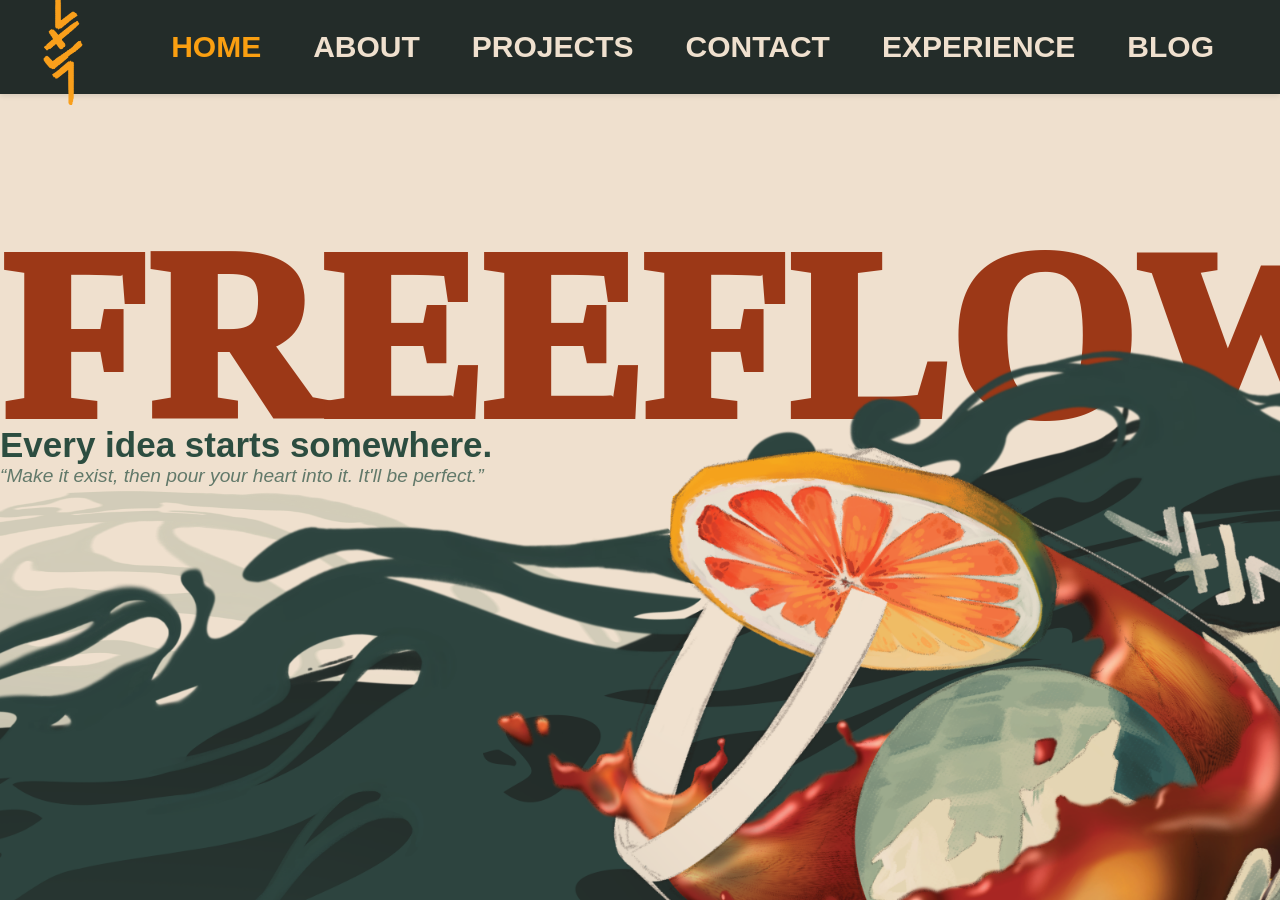
<file: index.html>
<!DOCTYPE html>
<html lang="en">

<head>
  <meta charset="UTF-8" />
  <meta name="viewport" content="width=device-width, initial-scale=1.0" />
  <title>Homepage</title>

  <link rel="stylesheet" href="assets/css/design.css" />
  <link rel="stylesheet" href="assets/css/design-homepage.css" />
</head>

<body>
  <nav class="custom-nav">
    <ul class="custom-nav-list">
      <li class="logo">
        <img src="assets/images/LXVI - logo.png" alt="LXVI Logo" />
      </li>
      <div class="nav-links">
        <li><a href="index.html" class="current">HOME</a></li>
        <li><a href="about.html">ABOUT</a></li>
        <li><a href="projects.html">PROJECTS</a></li>
        <li><a href="contact.html">CONTACT</a></li>
        <li><a href="experience.html">EXPERIENCE</a></li>
        <li><a href="blog.html">BLOG</a></li>
      </div>
    </ul>
  </nav>
  <div class="homepage">
    <div class="statement">
      <h1>FREEFLOW</h1>
      <h2>Every idea starts somewhere.</h2>
      <h3>“Make it exist, then pour your heart into it. It'll be perfect.”</h3>
    </div>
    <div>
      <img src="assets/images/LXVI - bloodorangespill - back.png" alt="Blood Orange Wine Artwork" class="back" />
      <img src="assets/images/LXVI - bloodorangespill.png" alt="Blood Orange Wine Artwork" class="front" />
    </div>
  </div>
</body>

</html>
</file>
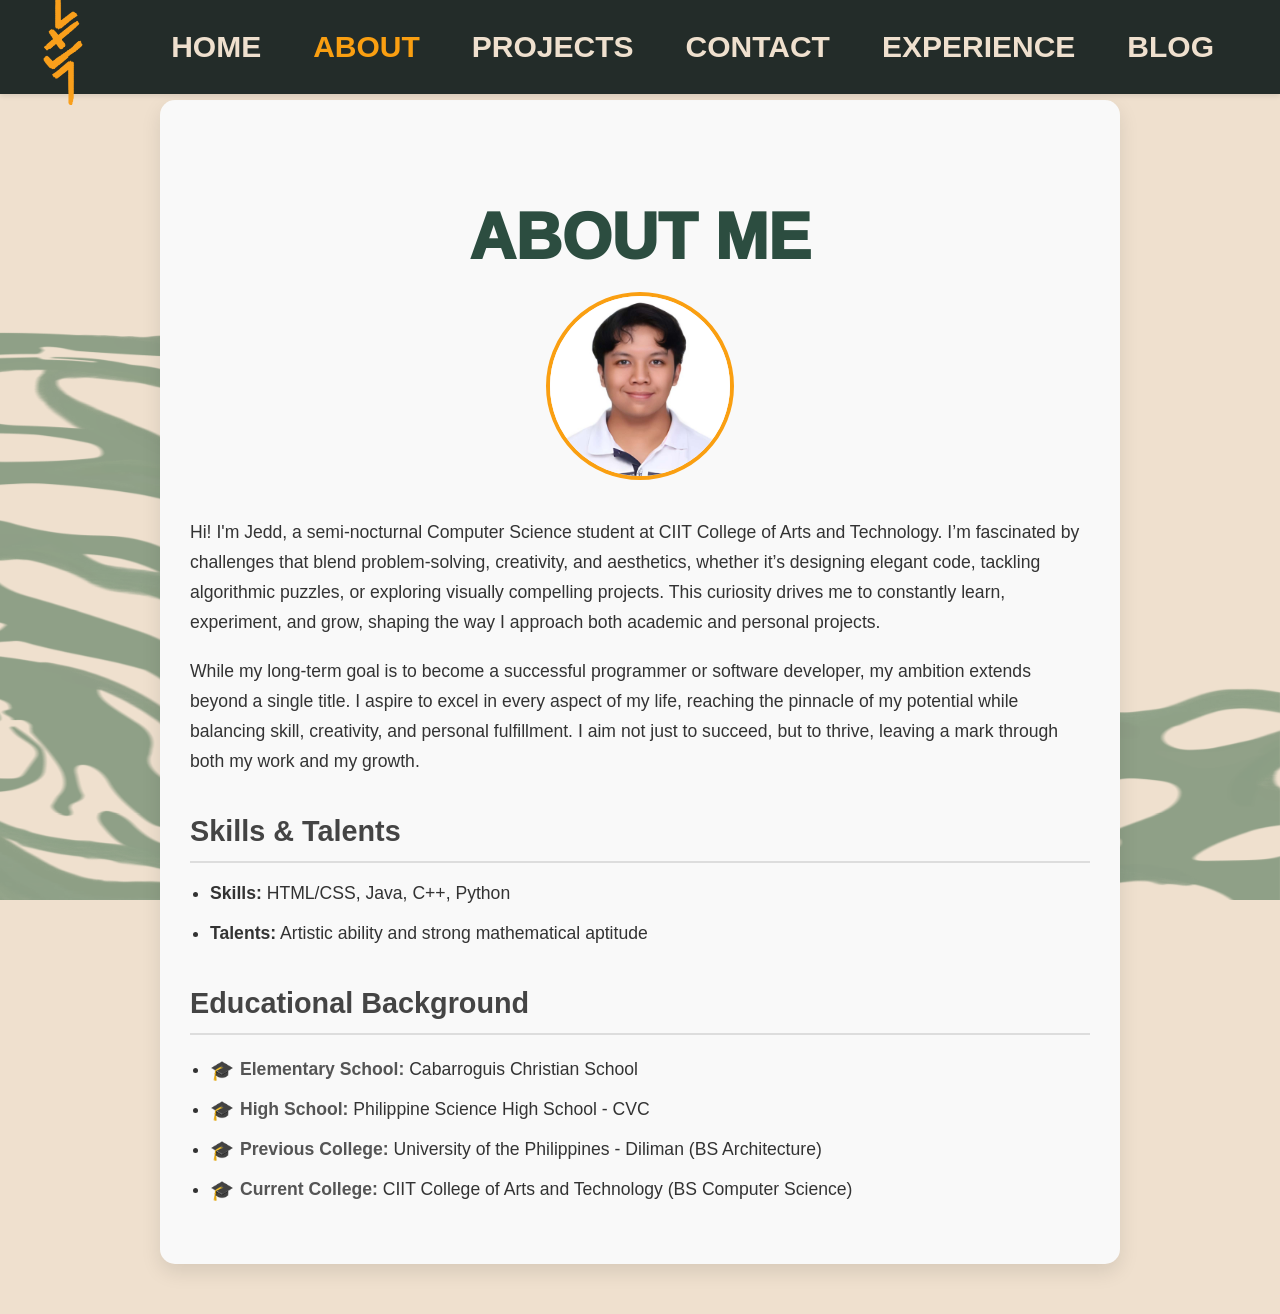
<file: about.html>
<!DOCTYPE html>
<html lang="en">

<head>
  <meta charset="UTF-8" />
  <meta name="viewport" content="width=device-width, initial-scale=1.0" />
  <title>Homepage</title>

  <link rel="stylesheet" href="assets/css/design.css" />
  <link rel="stylesheet" href="assets/css/design-about.css" />
</head>

<body>
  <nav class="custom-nav">
    <ul class="custom-nav-list">
      <li class="logo">
        <img src="assets/images/LXVI - logo.png" alt="LXVI Logo" />
      </li>
      <div class="nav-links">
        <li><a href="index.html">HOME</a></li>
        <li><a href="about.html" class="current">ABOUT</a></li>
        <li><a href="projects.html">PROJECTS</a></li>
        <li><a href="contact.html">CONTACT</a></li>
        <li><a href="experience.html">EXPERIENCE</a></li>
        <li><a href="blog.html">BLOG</a></li>
      </div>
    </ul>
  </nav>
  <div class="about-me">
    <h1>ABOUT ME</h1>

    <div class="profile-container">
      <img src="assets/images/austria-IDpic.jpg" alt="Jedd's Profile Picture" class="profile-pic">
    </div>

    <p>
      Hi! I'm Jedd, a semi-nocturnal Computer Science student at CIIT College of Arts and Technology. I’m fascinated by
      challenges that blend problem-solving, creativity, and aesthetics, whether it’s designing elegant code, tackling
      algorithmic puzzles, or exploring visually compelling projects. This curiosity drives me to constantly learn,
      experiment, and grow, shaping the way I approach both academic and personal projects.
    </p>
    <p>
      While my long-term goal is to become a successful programmer or software developer, my ambition extends beyond a
      single title. I aspire to excel in every aspect of my life, reaching the pinnacle of my potential while balancing
      skill, creativity, and personal fulfillment. I aim not just to succeed, but to thrive, leaving a mark through both
      my work and my growth.
    </p>

    <h2>Skills & Talents</h2>
    <ul>
      <li><strong>Skills:</strong> HTML/CSS, Java, C++, Python</li>
      <li><strong>Talents:</strong> Artistic ability and strong mathematical aptitude</li>
    </ul>

    <h2>Educational Background</h2>
    <ul class="edu">
      <li><span class="edu-att">Elementary School:</span> Cabarroguis Christian School</li>
      <li><span class="edu-att">High School:</span> Philippine Science High School - CVC</li>
      <li><span class="edu-att">Previous College:</span> University of the Philippines - Diliman (BS Architecture)</li>
      <li><span class="edu-att">Current College:</span> CIIT College of Arts and Technology (BS Computer Science)</li>
    </ul>
  </div>
  <img src="assets/images/LXVI - bloodorangespill - back.png" alt="Blood Orange Wine Artwork" class="back" />
</body>

</html>
</file>
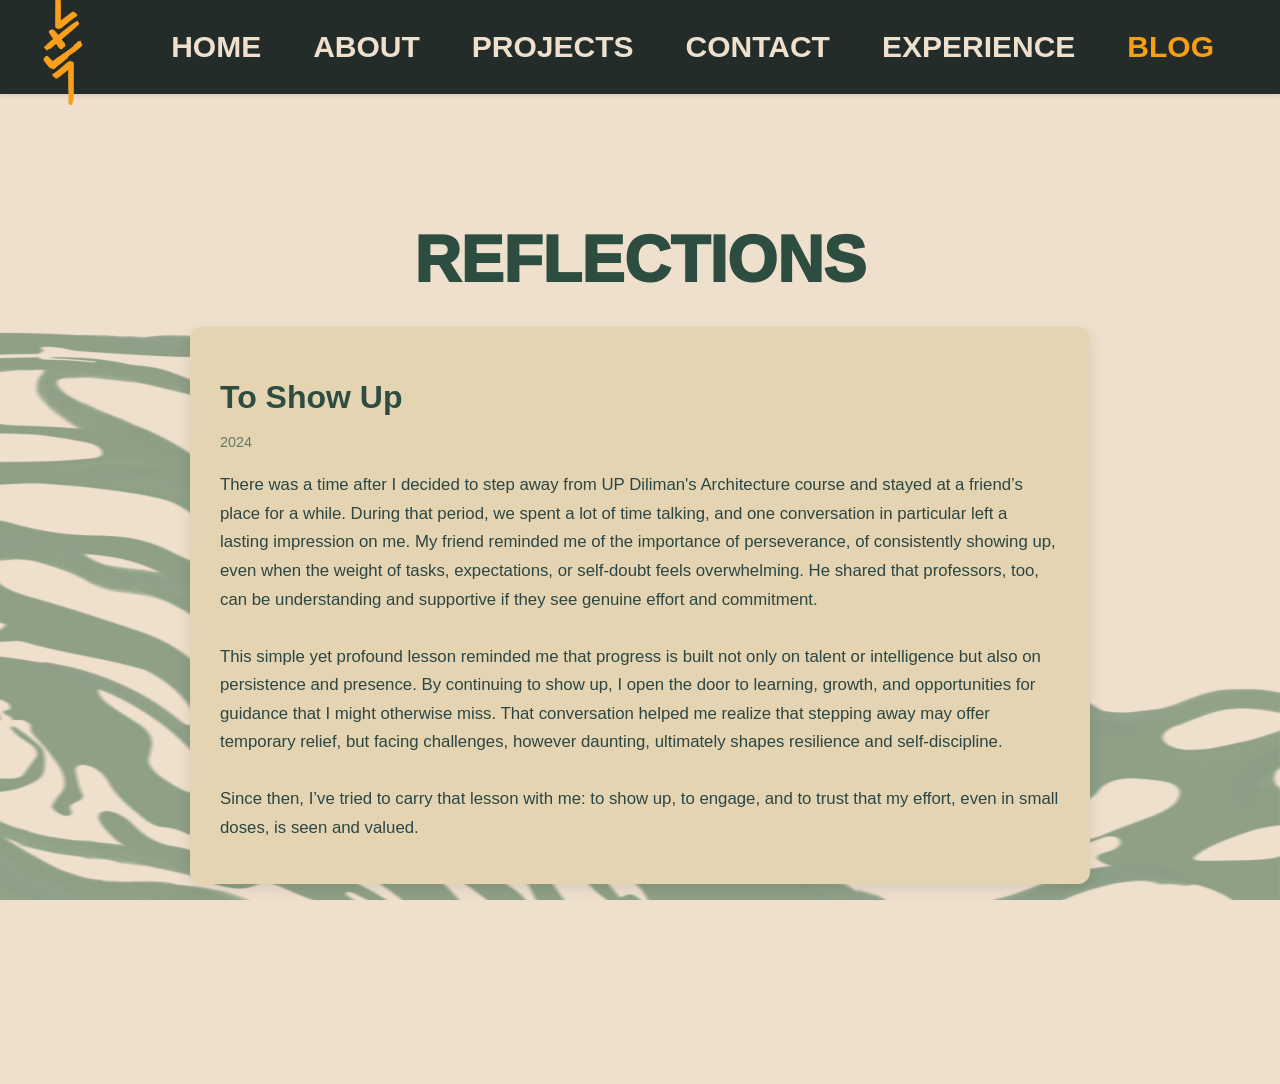
<file: blog.html>
<!DOCTYPE html>
<html lang="en">

<head>
  <meta charset="UTF-8" />
  <meta name="viewport" content="width=device-width, initial-scale=1.0" />
  <title>Homepage</title>

  <link rel="stylesheet" href="assets/css/design.css" />
  <link rel="stylesheet" href="assets/css/design-blog.css" />
</head>

<body>
  <nav class="custom-nav">
    <ul class="custom-nav-list">
      <li class="logo">
        <img src="assets/images/LXVI - logo.png" alt="LXVI Logo" />
      </li>
      <div class="nav-links">
        <li><a href="index.html">HOME</a></li>
        <li><a href="about.html">ABOUT</a></li>
        <li><a href="projects.html">PROJECTS</a></li>
        <li><a href="contact.html">CONTACT</a></li>
        <li><a href="experience.html">EXPERIENCE</a></li>
        <li><a href="blog.html" class="current">BLOG</a></li>
      </div>
    </ul>
  </nav>
  <section class="blog-container">
    <h1>REFLECTIONS</h1>

    <div class="blog-post">
      <h2>To Show Up</h2>
      <p class="date">2024</p>
      <p>
        There was a time after I decided to step away from UP Diliman's Architecture course and stayed at a friend’s
        place for a while. During that period, we spent a lot of time talking, and one conversation in particular left a
        lasting impression on me. My friend reminded me of the importance of perseverance, of consistently showing up,
        even when the weight of tasks, expectations, or self-doubt feels overwhelming. He shared that professors, too,
        can be understanding and supportive if they see genuine effort and commitment. </br></br>

        This simple yet profound lesson reminded me that progress is built not only on talent or intelligence but also
        on persistence and presence. By continuing to show up, I open the door to learning, growth, and opportunities
        for guidance that I might otherwise miss. That conversation helped me realize that stepping away may offer
        temporary relief, but facing challenges, however daunting, ultimately shapes resilience and self-discipline.
        </br></br>

        Since then, I’ve tried to carry that lesson with me: to show up, to engage, and to trust that my effort, even in
        small doses, is seen and valued.
      </p>
    </div>
  </section>
  <img src="assets/images/LXVI - bloodorangespill - back.png" alt="Blood Orange Wine Artwork" class="back" />
</body>

</html>
</file>
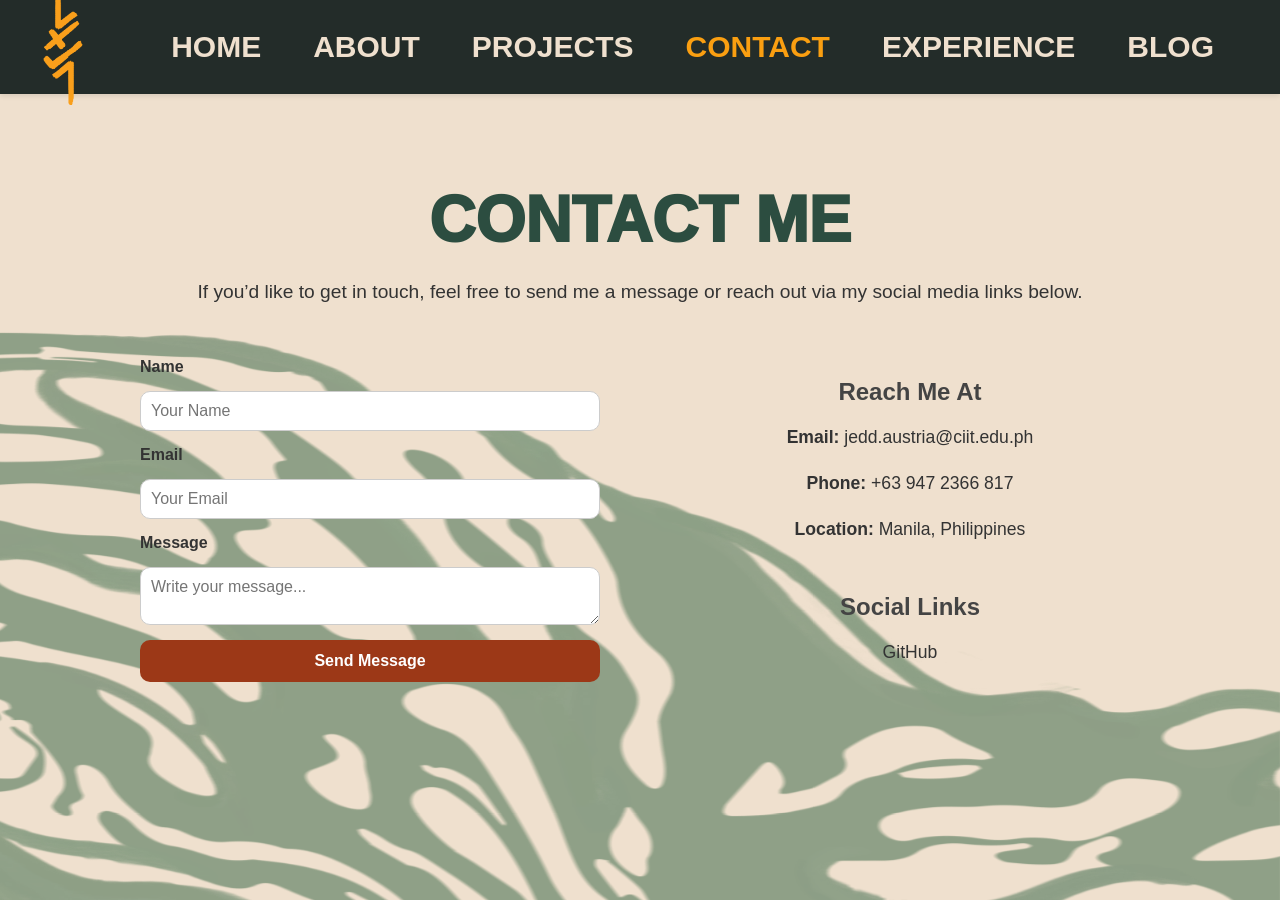
<file: contact.html>
<!DOCTYPE html>
<html lang="en">

<head>
  <meta charset="UTF-8" />
  <meta name="viewport" content="width=device-width, initial-scale=1.0" />
  <title>Homepage</title>

  <link rel="stylesheet" href="assets/css/design.css" />
  <link rel="stylesheet" href="assets/css/design-contact.css" />
</head>

<body>
  <nav class="custom-nav">
    <ul class="custom-nav-list">
      <li class="logo">
        <img src="assets/images/LXVI - logo.png" alt="LXVI Logo" />
      </li>
      <div class="nav-links">
        <li><a href="index.html">HOME</a></li>
        <li><a href="about.html">ABOUT</a></li>
        <li><a href="projects.html">PROJECTS</a></li>
        <li><a href="contact.html" class="current">CONTACT</a></li>
        <li><a href="experience.html">EXPERIENCE</a></li>
        <li><a href="blog.html">BLOG</a></li>
      </div>
    </ul>
  </nav>
  <div class="contact-page">
    <h1>CONTACT ME</h1>
    <p>If you’d like to get in touch, feel free to send me a message or reach out via my social media links below.</p>

    <div class="contact-container">
      <form class="contact-form">
        <label for="name">Name</label>
        <input type="text" id="name" name="name" placeholder="Your Name" required>

        <label for="email">Email</label>
        <input type="email" id="email" name="email" placeholder="Your Email" required>

        <label for="message">Message</label>
        <textarea id="message" name="message" placeholder="Write your message..." required></textarea>

        <button type="submit">Send Message</button>
      </form>

      <div class="contact-info">
        <h2>Reach Me At</h2>
        <p><strong>Email:</strong> jedd.austria@ciit.edu.ph</p>
        <p><strong>Phone:</strong> +63 947 2366 817</p>
        <p><strong>Location:</strong> Manila, Philippines</p>

        <h2 style="margin-top: 50px;">Social Links</h2>
        <p>
          <a href="https://github.com/jeddrenzo">GitHub</a>
        </p>
      </div>
    </div>
  </div>

  <img src="assets/images/LXVI - bloodorangespill - back.png" alt="Blood Orange Wine Artwork" class="back" />
</body>

</html>
</file>
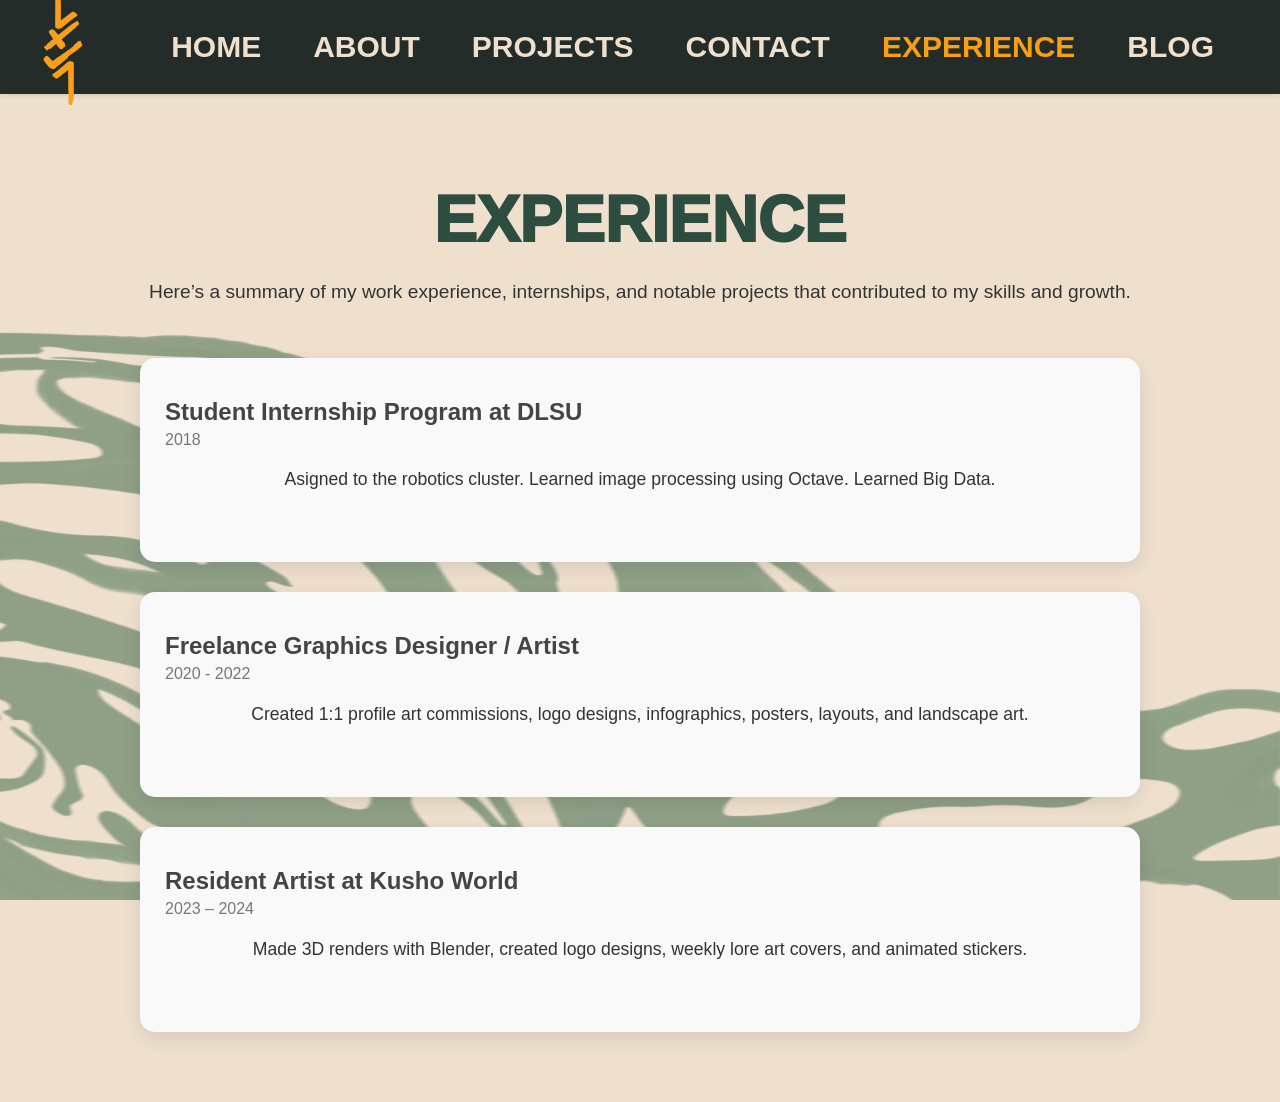
<file: experience.html>
<!DOCTYPE html>
<html lang="en">

<head>
  <meta charset="UTF-8" />
  <meta name="viewport" content="width=device-width, initial-scale=1.0" />
  <title>Homepage</title>

  <link rel="stylesheet" href="assets/css/design.css" />
  <link rel="stylesheet" href="assets/css/design-experience.css" />
</head>

<body>
  <nav class="custom-nav">
    <ul class="custom-nav-list">
      <li class="logo">
        <img src="assets/images/LXVI - logo.png" alt="LXVI Logo" />
      </li>
      <div class="nav-links">
        <li><a href="index.html">HOME</a></li>
        <li><a href="about.html">ABOUT</a></li>
        <li><a href="projects.html">PROJECTS</a></li>
        <li><a href="contact.html">CONTACT</a></li>
        <li><a href="experience.html" class="current">EXPERIENCE</a></li>
        <li><a href="blog.html">BLOG</a></li>
      </div>
    </ul>
  </nav>
  <div class="experience-page">
    <h1>EXPERIENCE</h1>
    <p>Here’s a summary of my work experience, internships, and notable projects that contributed to my skills and
      growth.</p>

    <div class="experience-timeline">
      <div class="experience-item">
        <h2>Student Internship Program at DLSU</h2>
        <span class="exp-duration">2018</span>
        <p>Asigned to the robotics cluster. Learned image processing using Octave. Learned Big Data.</p>
      </div>

      <div class="experience-item">
        <h2>Freelance Graphics Designer / Artist</h2>
        <span class="exp-duration">2020 - 2022</span>
        <p>Created 1:1 profile art commissions, logo designs, infographics, posters, layouts, and landscape art.</p>
      </div>

      <div class="experience-item">
        <h2>Resident Artist at Kusho World</h2>
        <span class="exp-duration">2023 – 2024</span>
        <p>Made 3D renders with Blender, created logo designs, weekly lore art covers, and animated stickers.</p>
      </div>
    </div>
  </div>
  <img src="assets/images/LXVI - bloodorangespill - back.png" alt="Blood Orange Wine Artwork" class="back" />
</body>

</html>
</file>
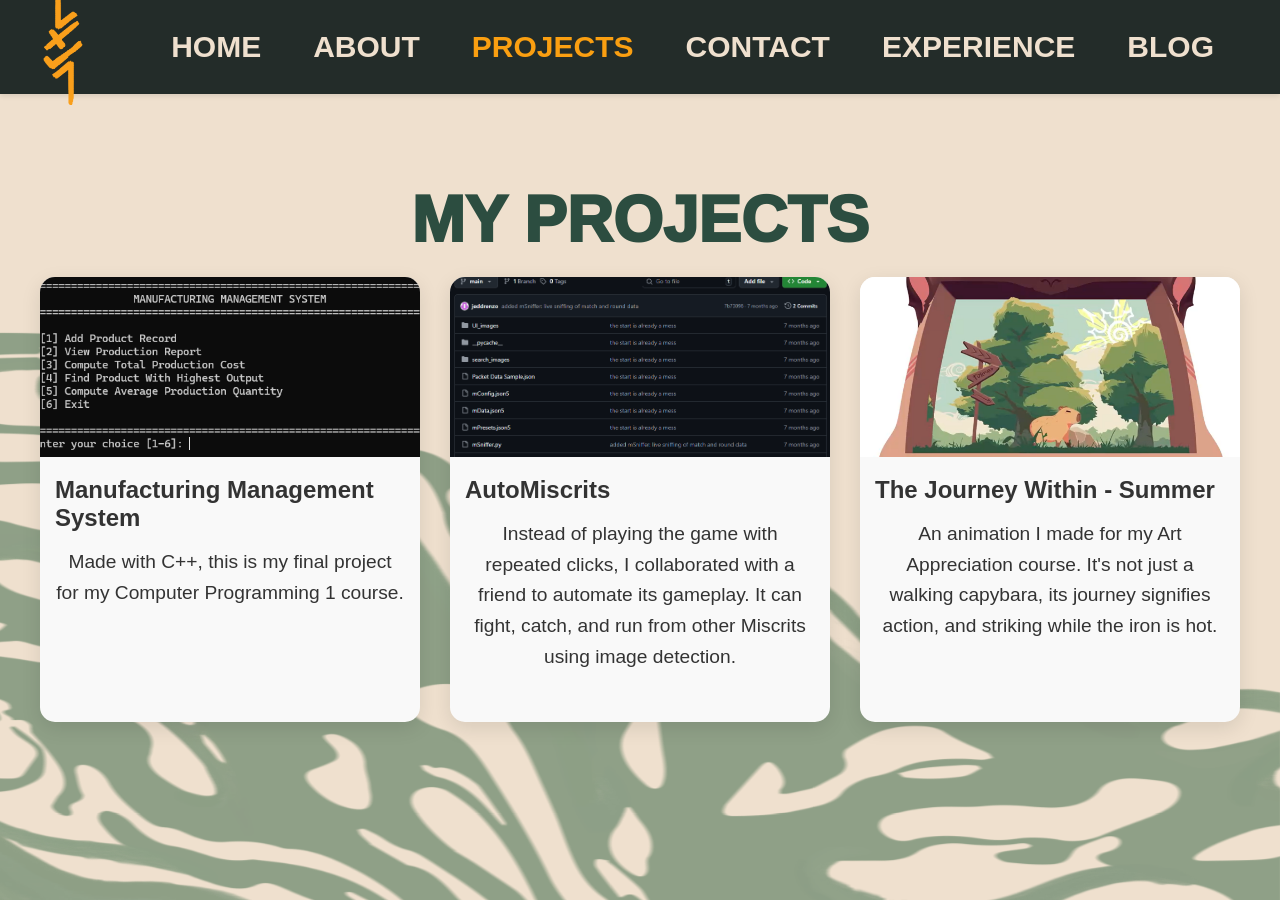
<file: projects.html>
<!DOCTYPE html>
<html lang="en">

<head>
  <meta charset="UTF-8" />
  <meta name="viewport" content="width=device-width, initial-scale=1.0" />
  <title>Homepage</title>

  <link rel="stylesheet" href="assets/css/design.css" />
  <link rel="stylesheet" href="assets/css/design-projects.css" />
</head>

<body>
  <nav class="custom-nav">
    <ul class="custom-nav-list">
      <li class="logo">
        <img src="assets/images/LXVI - logo.png" alt="LXVI Logo" />
      </li>
      <div class="nav-links">
        <li><a href="index.html">HOME</a></li>
        <li><a href="about.html">ABOUT</a></li>
        <li><a href="projects.html" class="current">PROJECTS</a></li>
        <li><a href="contact.html">CONTACT</a></li>
        <li><a href="experience.html">EXPERIENCE</a></li>
        <li><a href="blog.html">BLOG</a></li>
      </div>
    </ul>
  </nav>
  <div class="projects-page">
    <h1>MY PROJECTS</h1>

    <div class="projects-grid">
      <div class="project-card">
        <img src="assets/images/projects-MMS.png" alt="MMS Screenshot" class="project-img">
        <h2 class="project-title">Manufacturing Management System</h2>
        <p class="project-desc">Made with C++, this is my final project for my Computer Programming 1 course.</p>
      </div>
      <div class="project-card">
        <img src="assets/images/projects-autoMiscrits.png" alt="AutoMiscrits" class="project-img">
        <h2 class="project-title">AutoMiscrits</h2>
        <p class="project-desc">Instead of playing the game with repeated clicks, I collaborated with a friend to
          automate its gameplay. It can fight, catch, and run from other Miscrits using image detection.</p>
      </div>
      <div class="project-card">
        <img src="assets/images/projects-capyWalking.png" alt="The Journey Within - Summer" class="project-img">
        <h2 class="project-title">The Journey Within - Summer</h2>
        <p class="project-desc">An animation I made for my Art Appreciation course. It's not just a walking capybara,
          its journey signifies action, and striking while the iron is hot.</p>
      </div>
    </div>
  </div>
  <img src="assets/images/LXVI - bloodorangespill - back.png" alt="Blood Orange Wine Artwork" class="back" />
</body>

</html>
</file>
<file: assets/css/design.css>
* {
    font-family: "Segoe UI", Tahoma, Geneva, Verdana, sans-serif;
}

body {
    margin: 0;
    font-family: 'Segoe UI', Tahoma, Geneva, Verdana, sans-serif;
    background-color: #efe0ce;
}

.custom-nav {
    position: fixed;
    top: 0;
    width: 100%;
    z-index: 100;
    background: #232c29;
    box-shadow: 0 2px 5px rgba(0, 0, 0, 0.1);
    font-family: "Segoe UI", Tahoma, Geneva, Verdana, sans-serif;
}

.custom-nav-list {
    display: flex;
    justify-content: space-between;
    align-items: center;
    gap: 20px;
    padding: 5px 50px;
    margin: 0;
    box-sizing: border-box;
}

.custom-nav-list li {
    display: inline;
}

.custom-nav-list li img {
    height: 80px;
    width: auto;
    scale: 150%;
    margin: 0;
}

.custom-nav .nav-links {
    display: flex;
    gap: 20px;
}

.custom-nav-list li a {
    display: block;
    color: #efe0ce;
    text-align: center;
    padding: 8px 16px;
    text-decoration: none;
    font-weight: 700;
    transition: 0.3s;
}

.custom-nav-list li a:hover,
.custom-nav-list li a.current {
    color: #fa9f11;
}


h1 {
    position: relative;
    font-size: 100px;
    font-weight: 1000;
}

h2 {
    position: relative;
    font-size: 25px;
    font-weight: 750;
}

h3 {
    position: relative;
    font-size: 75px;
    font-weight: 500;
    color: #efe0ce;
}

a {
    color: #7b907a;
    text-decoration: none;
    font-size: 30px;
}

a.current {
    color: #b5c375;
}

p {
    font-size: 30px;
}

.back {
    position: fixed;
    bottom: 0;
    left: 0;
    width: 100%;
    height: 100%;
    object-fit: cover;
    z-index: -1;
}
</file>
<file: assets/css/design-homepage.css>
.homepage {
  position: relative;
  height: 100vh;
  width: 100%;
  overflow: hidden;
  display: flex;
  flex-direction: column;
  justify-content: flex-start;
}

.statement {
  position: relative;
  height: 50%;
  display: flex;
  flex-direction: column;
  justify-content: flex-start;
  align-items: flex-start;
  text-align: left;
  z-index: 2;
  margin: 0 auto;
  width: fit-content;
  z-index: 1;
}

.statement h1 {
  color: #9c3817;
  text-align: center;
  font-size: 15rem;
  font-family: fantasy;
  margin-top: 200px;
  margin-bottom: 20px;
}

.statement h2 {
  color: #2c4d40;
  text-align: center;
  top: -100px;
  font-size: 35px;
  margin-bottom: 0px;
}

.statement h3 {
  font-size: 1.2rem;
  font-style: italic;
  color: #62796a;
  text-align: center;
  margin-top: -100px;

}

img.front {
  position: absolute;
  bottom: 0;
  left: 0;
  width: 100%;
  height: 100%;
  object-fit: cover;
  display: block;
  z-index: 2;
  transition: transform 2s ease;
}

img.front:hover {
  transform: translateY(50px);
}

img.back {
  position: fixed;
  bottom: -5%;
  left: 0;
  width: 100%;
  height: auto;
  object-fit: cover;
  display: block;
  margin: 0;
  opacity: 0.3;
  z-index: -1;
}
</file>
<file: assets/css/design-about.css>
.about-me {
    max-width: 900px;
    margin: 100px auto 50px;
    padding: 40px 30px;
    background-color: #f9f9f9;
    border-radius: 15px;
    box-shadow: 0 8px 20px rgba(0, 0, 0, 0.1);
    font-family: 'Segoe UI', Tahoma, Geneva, Verdana, sans-serif;
    color: #333;
    line-height: 1.7;
}

.about-me h1 {
    color: #2c4d40;
    font-size: 4rem;
    font-weight: 1000;
    margin-bottom: 0px;
    text-align: center;
}

.about-me h2 {
    font-size: 1.8rem;
    margin-top: 30px;
    margin-bottom: 15px;
    color: #444;
    border-bottom: 2px solid #ddd;
    padding-bottom: 5px;
}

.about-me p {
    font-size: 1.1rem;
    margin-bottom: 20px;
}

.profile-container {
    text-align: center;
    margin-bottom: 30px;
}

.profile-pic {
    width: 180px;
    height: 180px;
    object-fit: cover;
    border-radius: 50%;
    border: 4px solid #fa9f11;
}

.about-me ul {
    list-style-type: disc;
    padding-left: 20px;
    margin-bottom: 20px;
}

.about-me ul li {
    margin-bottom: 10px;
    font-size: 1.1rem;
}

.edu {
    list-style: none;
    padding: 0;
    margin: 20px 0;
}

.edu li {
    position: relative;
    padding-left: 30px;
    margin-bottom: 18px;
    font-size: 1.1rem;
    color: #333;
}

.edu li::before {
    content: "🎓";
    position: absolute;
    left: 0;
    top: 0;
    font-size: 1.2rem;
}

.edu .edu-att {
    font-weight: 600;
    color: #555;
}
</file>
<file: assets/css/design-blog.css>
.blog-container {
    width: 80%;
    max-width: 900px;
    margin: 150px auto;
    padding: 20px;
}

.blog-container h1 {
    color: #2c4d40;
    font-size: 4rem;
    font-weight: 1000;
    margin-bottom: 30px;
    text-align: center;
}

.blog-post {
    background-color: #e4d4b2;
    padding: 25px 30px;
    margin-bottom: 30px;
    border-radius: 12px;
    box-shadow: 0 4px 15px rgba(0, 0, 0, 0.1);
}

.blog-post h2 {
    font-size: 2rem;
    color: #2c4d40;
    margin-bottom: 5px;
}

.blog-post .date {
    font-size: 0.9rem;
    color: #62796a;
    margin-bottom: 15px;
}

.blog-post p {
    font-size: 1.05rem;
    line-height: 1.7;
    color: #2c4644;
}
</file>
<file: assets/css/design-contact.css>
.contact-page {
    max-width: 1000px;
    margin: 120px auto 50px;
    padding: 20px 30px;
    font-family: 'Segoe UI', Tahoma, Geneva, Verdana, sans-serif;
    color: #333;
}

.contact-page h1 {
    text-align: center;
    margin-bottom: 20px;
    color: #2c4d40;
    font-size: 4rem;
    font-weight: 1000;
}

.contact-page p {
    text-align: center;
    font-size: 1.2rem;
    margin-bottom: 50px;
    line-height: 1.6;
}

.contact-container {
    display: flex;
    flex-direction: column;
    gap: 40px;
}

.contact-form {
    display: flex;
    flex-direction: column;
    gap: 15px;
}

.contact-form label {
    font-weight: 600;
}

.contact-form input,
.contact-form textarea {
    padding: 10px;
    border-radius: 10px;
    border: 1px solid #ccc;
    font-size: 1rem;
    resize: vertical;
}

.contact-form button {
    padding: 12px;
    border-radius: 10px;
    border: none;
    background-color: #9c3817;
    color: #fff;
    font-weight: 700;
    font-size: 1rem;
    cursor: pointer;
    transition: background-color 0.3s, transform 0.3s;
}

.contact-form button:hover {
    background-color: #e88a00;
    transform: scale(1.05);
}

.contact-info h2 {
    font-size: 1.5rem;
    text-align: center;
    margin-bottom: 10px;
    color: #444;
}

.contact-info p,
.contact-info a {
    font-size: 1.1rem;
    margin-bottom: 10px;
    text-decoration: none;
    color: #333;
}

.contact-info a:hover {
    color: #fa9f11;
}

@media screen and (min-width: 900px) {
    .contact-container {
        flex-direction: row;
        justify-content: space-between;
    }

    .contact-form,
    .contact-info {
        flex: 1;
    }

    .contact-form {
        margin-right: 40px;
    }
}
</file>
<file: assets/css/design-experience.css>
.experience-page {
    max-width: 1000px;
    margin: 120px auto 50px;
    padding: 20px 30px;
    font-family: 'Segoe UI', Tahoma, Geneva, Verdana, sans-serif;
    color: #333;
}

.experience-page h1 {
    color: #2c4d40;
    font-size: 4rem;
    font-weight: 1000;
    text-align: center;
    margin-bottom: 20px;
}

.experience-page p {
    text-align: center;
    font-size: 1.2rem;
    margin-bottom: 50px;
    line-height: 1.6;
}

.experience-timeline {
    display: flex;
    flex-direction: column;
    gap: 30px;
}

.experience-item {
    background-color: #f9f9f9;
    border-radius: 15px;
    padding: 20px 25px;
    box-shadow: 0 6px 20px rgba(0, 0, 0, 0.1);
    transition: transform 0.3s, box-shadow 0.3s;
}

.experience-item:hover {
    transform: translateY(-5px);
    box-shadow: 0 10px 25px rgba(0, 0, 0, 0.15);
}

.experience-item h2 {
    font-size: 1.5rem;
    margin-bottom: 5px;
    color: #444;
}

.exp-duration {
    font-size: 1rem;
    color: #777;
    margin-bottom: 10px;
    display: block;
}

.experience-item p {
    font-size: 1.1rem;
    line-height: 1.5;
}
</file>
<file: assets/css/design-projects.css>
.projects-page {
    max-width: 1200px;
    margin: 120px auto 50px;
    padding: 20px 30px;
    font-family: 'Segoe UI', Tahoma, Geneva, Verdana, sans-serif;
    color: #333;
}

.projects-page h1 {
    color: #2c4d40;
    font-size: 4rem;
    font-weight: 1000;
    text-align: center;
    margin-bottom: 20px;
}

.projects-page p {
    text-align: center;
    font-size: 1.2rem;
    margin-bottom: 50px;
    line-height: 1.6;
}

.projects-grid {
    display: grid;
    grid-template-columns: repeat(auto-fit, minmax(280px, 1fr));
    gap: 30px;
}

.project-card {
    background-color: #f9f9f9;
    border-radius: 15px;
    overflow: hidden;
    box-shadow: 0 6px 20px rgba(0, 0, 0, 0.1);
    transition: transform 0.3s, box-shadow 0.3s;
}

.project-card:hover {
    transform: translateY(-5px);
    box-shadow: 0 10px 25px rgba(0, 0, 0, 0.15);
}

.project-img {
    width: 100%;
    height: 180px;
    object-fit: cover;
}

.project-title {
    font-size: 1.5rem;
    font-weight: 700;
    margin: 15px;
}

.project-desc {
    font-size: 1rem;
    margin: 0 15px 20px;
    line-height: 1.5;
}
</file>
